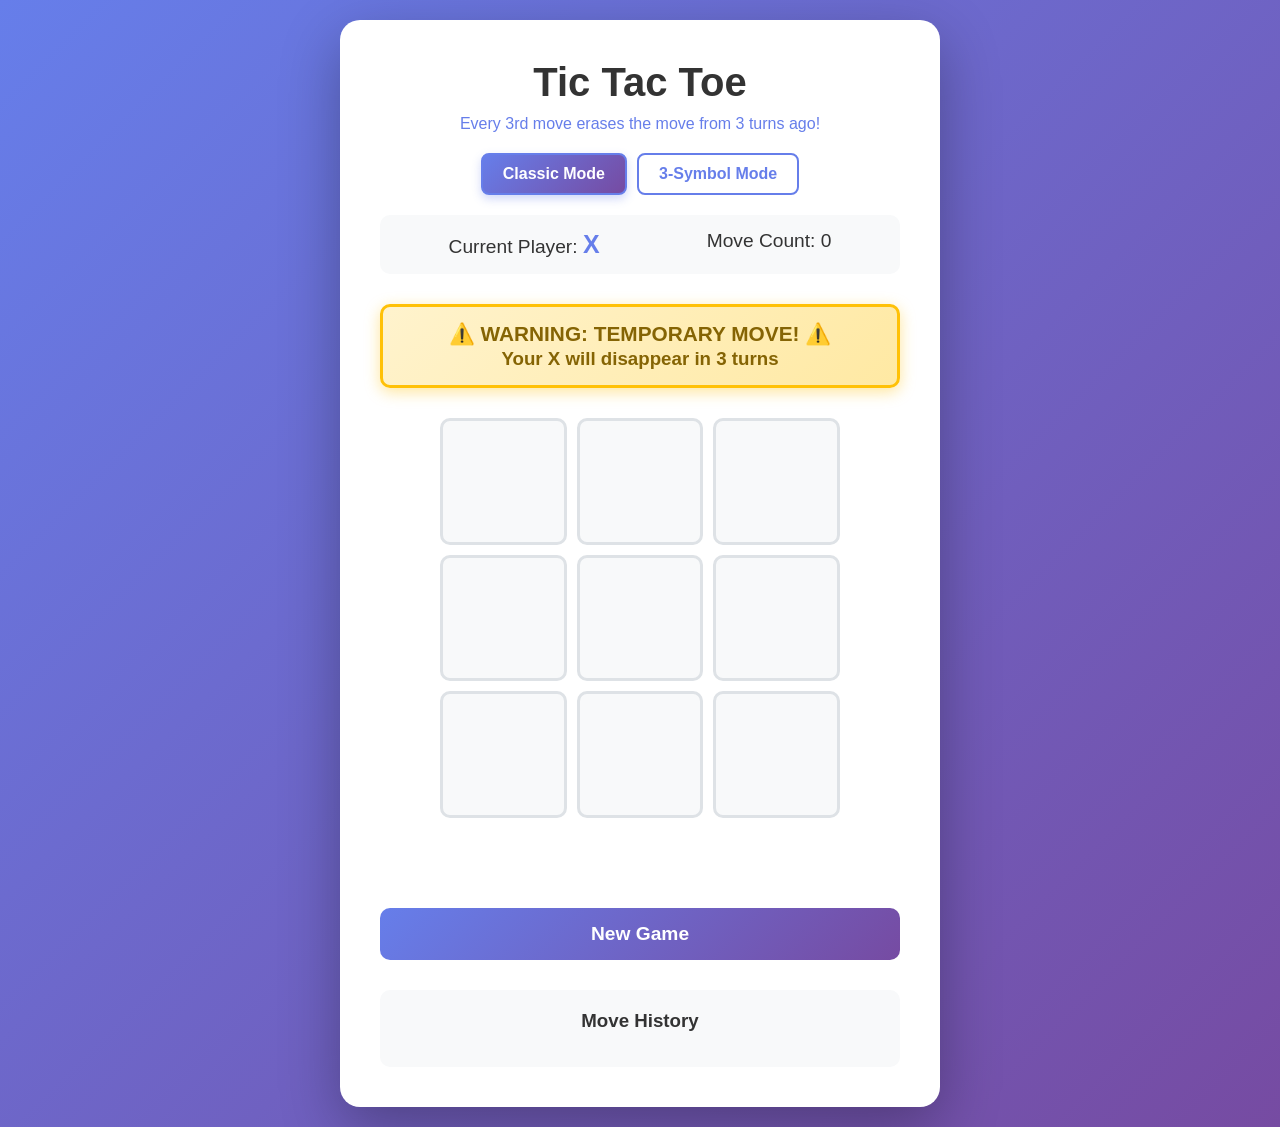
<file: index.html>
<!DOCTYPE html>
<html lang="en">
<head>
    <meta charset="UTF-8">
    <meta name="viewport" content="width=device-width, initial-scale=1.0">
    <title>Tic Tac Toe - Disappearing Moves</title>
    <link rel="stylesheet" href="style.css">
</head>
<body>
    <div class="container">
        <h1>Tic Tac Toe</h1>
        <h2 class="subtitle" id="game-mode-subtitle">Every 3rd move erases the move from 3 turns ago!</h2>
        
        <div class="mode-selector">
            <button class="mode-btn active" id="mode-classic">Classic Mode</button>
            <button class="mode-btn" id="mode-alternate">3-Symbol Mode</button>
        </div>
        
        <div class="game-info">
            <div class="player-turn">
                Current Player: <span id="current-player">X</span>
            </div>
            <div class="move-counter">
                Move Count: <span id="move-count">0</span>
            </div>
        </div>

        <div class="warning-message" id="warning-message"></div>

        <div class="board" id="board">
            <div class="cell" data-index="0"></div>
            <div class="cell" data-index="1"></div>
            <div class="cell" data-index="2"></div>
            <div class="cell" data-index="3"></div>
            <div class="cell" data-index="4"></div>
            <div class="cell" data-index="5"></div>
            <div class="cell" data-index="6"></div>
            <div class="cell" data-index="7"></div>
            <div class="cell" data-index="8"></div>
        </div>

        <div class="game-status" id="game-status"></div>

        <button class="reset-btn" id="reset-btn">New Game</button>

        <div class="move-history">
            <h3>Move History</h3>
            <div id="history-list"></div>
        </div>
    </div>

    <script src="script.js"></script>
</body>
</html>
</file>
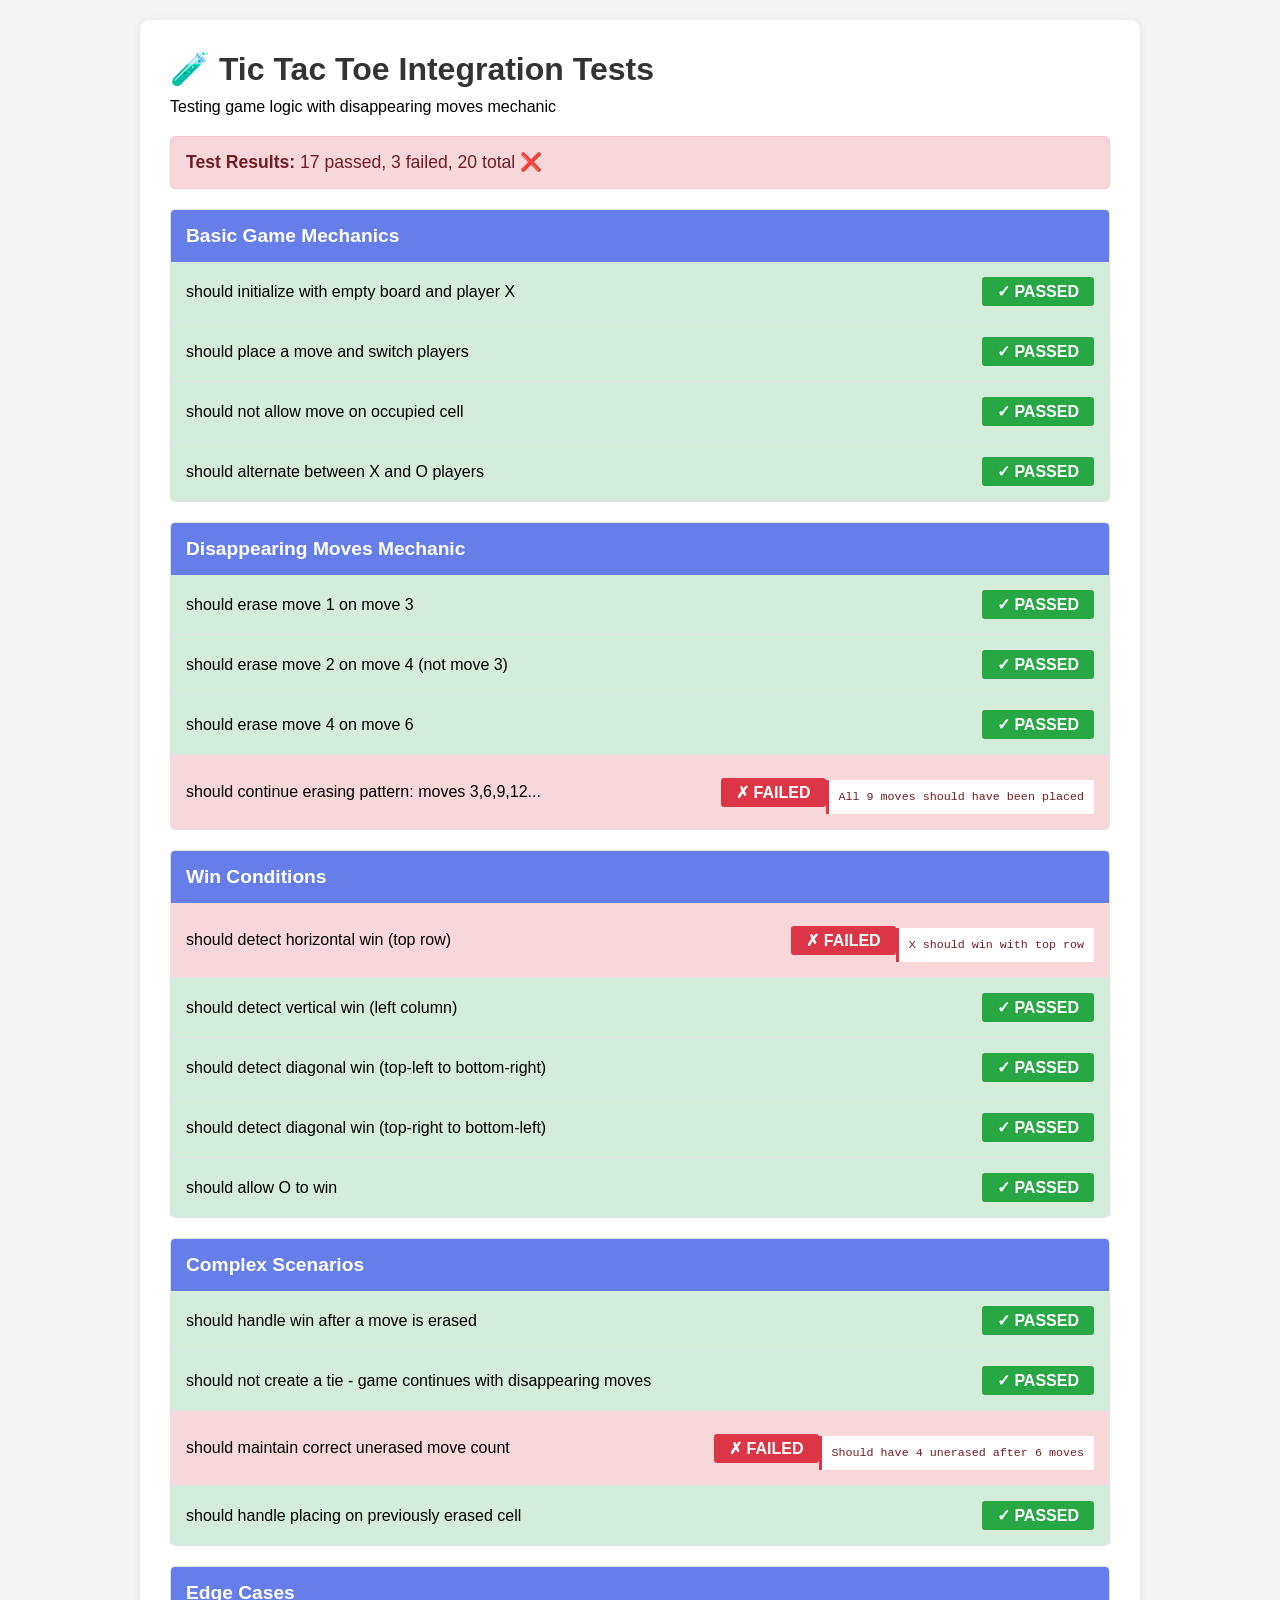
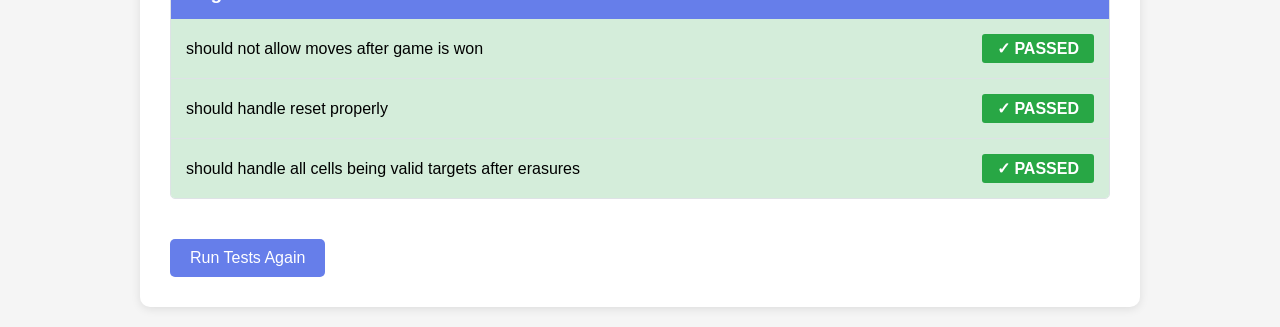
<file: test.html>
<!DOCTYPE html>
<html lang="en">
<head>
    <meta charset="UTF-8">
    <meta name="viewport" content="width=device-width, initial-scale=1.0">
    <title>Tic Tac Toe - Integration Tests</title>
    <style>
        * {
            margin: 0;
            padding: 0;
            box-sizing: border-box;
        }

        body {
            font-family: 'Segoe UI', Tahoma, Geneva, Verdana, sans-serif;
            background: #f5f5f5;
            padding: 20px;
        }

        .container {
            max-width: 1000px;
            margin: 0 auto;
            background: white;
            border-radius: 10px;
            padding: 30px;
            box-shadow: 0 2px 10px rgba(0,0,0,0.1);
        }

        h1 {
            color: #333;
            margin-bottom: 10px;
        }

        .summary {
            margin: 20px 0;
            padding: 15px;
            background: #f8f9fa;
            border-radius: 5px;
            font-size: 1.1em;
        }

        .summary.all-passed {
            background: #d4edda;
            color: #155724;
            border: 1px solid #c3e6cb;
        }

        .summary.has-failures {
            background: #f8d7da;
            color: #721c24;
            border: 1px solid #f5c6cb;
        }

        .test-suite {
            margin: 20px 0;
            border: 1px solid #dee2e6;
            border-radius: 5px;
            overflow: hidden;
        }

        .test-suite-header {
            background: #667eea;
            color: white;
            padding: 15px;
            font-size: 1.2em;
            font-weight: bold;
        }

        .test-case {
            padding: 15px;
            border-bottom: 1px solid #dee2e6;
            display: flex;
            justify-content: space-between;
            align-items: center;
        }

        .test-case:last-child {
            border-bottom: none;
        }

        .test-case.passed {
            background: #d4edda;
        }

        .test-case.failed {
            background: #f8d7da;
        }

        .test-name {
            flex: 1;
        }

        .test-status {
            font-weight: bold;
            padding: 5px 15px;
            border-radius: 3px;
            margin-left: 10px;
        }

        .test-status.passed {
            background: #28a745;
            color: white;
        }

        .test-status.failed {
            background: #dc3545;
            color: white;
        }

        .test-error {
            margin-top: 10px;
            padding: 10px;
            background: #fff;
            border-left: 3px solid #dc3545;
            font-family: monospace;
            font-size: 0.9em;
            color: #721c24;
        }

        .test-details {
            margin-top: 5px;
            font-size: 0.9em;
            color: #666;
        }

        button {
            background: #667eea;
            color: white;
            border: none;
            padding: 10px 20px;
            border-radius: 5px;
            cursor: pointer;
            font-size: 1em;
            margin-top: 20px;
        }

        button:hover {
            background: #5568d3;
        }
    </style>
</head>
<body>
    <div class="container">
        <h1>🧪 Tic Tac Toe Integration Tests</h1>
        <p>Testing game logic with disappearing moves mechanic</p>
        
        <div id="summary" class="summary"></div>
        <div id="test-results"></div>
        <button id="run-tests">Run Tests Again</button>
    </div>

    <script src="game-testable.js"></script>
    <script src="tests.js"></script>
</body>
</html>
</file>
<file: style.css>
* {
    margin: 0;
    padding: 0;
    box-sizing: border-box;
}

body {
    font-family: 'Segoe UI', Tahoma, Geneva, Verdana, sans-serif;
    background: linear-gradient(135deg, #667eea 0%, #764ba2 100%);
    min-height: 100vh;
    display: flex;
    justify-content: center;
    align-items: center;
    padding: 20px;
}

.container {
    background: white;
    border-radius: 20px;
    padding: 40px;
    box-shadow: 0 20px 60px rgba(0, 0, 0, 0.3);
    max-width: 600px;
    width: 100%;
}

h1 {
    text-align: center;
    color: #333;
    margin-bottom: 10px;
    font-size: 2.5em;
}

.subtitle {
    text-align: center;
    color: #667eea;
    margin-bottom: 20px;
    font-size: 1em;
    font-weight: normal;
}

.mode-selector {
    display: flex;
    justify-content: center;
    gap: 10px;
    margin-bottom: 20px;
}

.mode-btn {
    padding: 10px 20px;
    font-size: 1em;
    font-weight: bold;
    border: 2px solid #667eea;
    border-radius: 8px;
    background: white;
    color: #667eea;
    cursor: pointer;
    transition: all 0.3s ease;
}

.mode-btn:hover {
    background: #f0f0ff;
    transform: translateY(-2px);
}

.mode-btn.active {
    background: linear-gradient(135deg, #667eea 0%, #764ba2 100%);
    color: white;
    box-shadow: 0 4px 10px rgba(102, 126, 234, 0.3);
}

.game-info {
    display: flex;
    justify-content: space-around;
    margin-bottom: 30px;
    padding: 15px;
    background: #f8f9fa;
    border-radius: 10px;
}

.player-turn, .move-counter {
    font-size: 1.2em;
    color: #333;
}

#current-player {
    font-weight: bold;
    color: #667eea;
    font-size: 1.3em;
}

.board {
    display: grid;
    grid-template-columns: repeat(3, 1fr);
    gap: 10px;
    margin: 30px auto;
    max-width: 400px;
    aspect-ratio: 1;
}

.cell {
    background: #f8f9fa;
    border: 3px solid #dee2e6;
    border-radius: 10px;
    display: flex;
    justify-content: center;
    align-items: center;
    font-size: 3em;
    font-weight: bold;
    cursor: pointer;
    transition: all 0.3s ease;
    position: relative;
    flex-direction: column;
}

.cell-content {
    font-size: 1em;
}

.cell:hover:not(.taken) {
    background: #e9ecef;
    transform: scale(1.05);
    border-color: #667eea;
}

.cell.taken {
    cursor: not-allowed;
    transform: none !important;
}

.cell.taken:hover {
    transform: none !important;
}

.cell.x {
    color: #667eea;
}

.cell.o {
    color: #764ba2;
}

.cell.will-disappear {
    background: #fff9e6;
    border-color: #ffc107;
    border-width: 4px;
    box-shadow: 0 0 15px rgba(255, 193, 7, 0.3);
}

.cell.next-to-disappear {
    background: #ffe0e0;
    border-color: #ff3838;
    border-width: 5px;
    box-shadow: 0 0 20px rgba(255, 56, 56, 0.5);
    animation: pulse-red 1s ease-in-out infinite;
}

@keyframes pulse-red {
    0%, 100% {
        box-shadow: 0 0 20px rgba(255, 56, 56, 0.5);
    }
    50% {
        box-shadow: 0 0 30px rgba(255, 56, 56, 0.8);
    }
}

.cell.disappearing {
    animation: disappear 0.5s ease-out forwards;
}

@keyframes disappear {
    0% {
        transform: scale(1);
        opacity: 1;
    }
    50% {
        transform: scale(1.2) rotate(10deg);
        opacity: 0.5;
    }
    100% {
        transform: scale(0);
        opacity: 0;
    }
}

.cell.appearing {
    animation: appear 0.3s ease-out;
}

@keyframes appear {
    0% {
        opacity: 0;
    }
    100% {
        opacity: 1;
    }
}

.warning-message {
    text-align: center;
    font-size: 1.1em;
    margin: 15px 0;
    padding: 15px;
    border-radius: 10px;
    min-height: 50px;
    transition: all 0.3s ease;
}

.warning-message.temporary-move {
    background: linear-gradient(135deg, #fff3cd 0%, #ffe9a3 100%);
    color: #856404;
    border: 3px solid #ffc107;
    font-weight: bold;
    font-size: 1.3em;
    box-shadow: 0 4px 15px rgba(255, 193, 7, 0.4);
    animation: attention-pulse 1.5s ease-in-out infinite;
}

.warning-message.next-removal {
    background: #ffe0e0;
    color: #721c24;
    border: 2px solid #ff6b6b;
    font-weight: bold;
}

@keyframes attention-pulse {
    0%, 100% {
        transform: scale(1);
        box-shadow: 0 4px 15px rgba(255, 193, 7, 0.4);
    }
    50% {
        transform: scale(1.03);
        box-shadow: 0 6px 25px rgba(255, 193, 7, 0.6);
    }
}

.game-status {
    text-align: center;
    font-size: 1.5em;
    font-weight: bold;
    margin: 20px 0;
    min-height: 40px;
    color: #333;
}

.game-status.winner {
    color: #28a745;
    animation: pulse 0.5s ease-in-out;
}

@keyframes pulse {
    0%, 100% {
        transform: scale(1);
    }
    50% {
        transform: scale(1.1);
    }
}

.reset-btn {
    display: block;
    width: 100%;
    padding: 15px;
    font-size: 1.2em;
    font-weight: bold;
    color: white;
    background: linear-gradient(135deg, #667eea 0%, #764ba2 100%);
    border: none;
    border-radius: 10px;
    cursor: pointer;
    transition: transform 0.2s ease;
}

.reset-btn:hover {
    transform: translateY(-2px);
    box-shadow: 0 5px 15px rgba(0, 0, 0, 0.2);
}

.reset-btn:active {
    transform: translateY(0);
}

.move-history {
    margin-top: 30px;
    padding: 20px;
    background: #f8f9fa;
    border-radius: 10px;
}

.move-history h3 {
    color: #333;
    margin-bottom: 15px;
    text-align: center;
}

#history-list {
    display: flex;
    flex-direction: column;
    gap: 8px;
    max-height: 200px;
    overflow-y: auto;
}

.history-item {
    padding: 10px;
    background: white;
    border-radius: 5px;
    display: flex;
    justify-content: space-between;
    align-items: center;
    font-size: 0.9em;
}

.history-item.erased {
    background: #fee;
    text-decoration: line-through;
    opacity: 0.7;
}

.history-item .player-x {
    color: #667eea;
    font-weight: bold;
}

.history-item .player-o {
    color: #764ba2;
    font-weight: bold;
}

@media (max-width: 600px) {
    .container {
        padding: 20px;
    }

    h1 {
        font-size: 2em;
    }

    .cell {
        font-size: 2em;
    }
}
</file>
